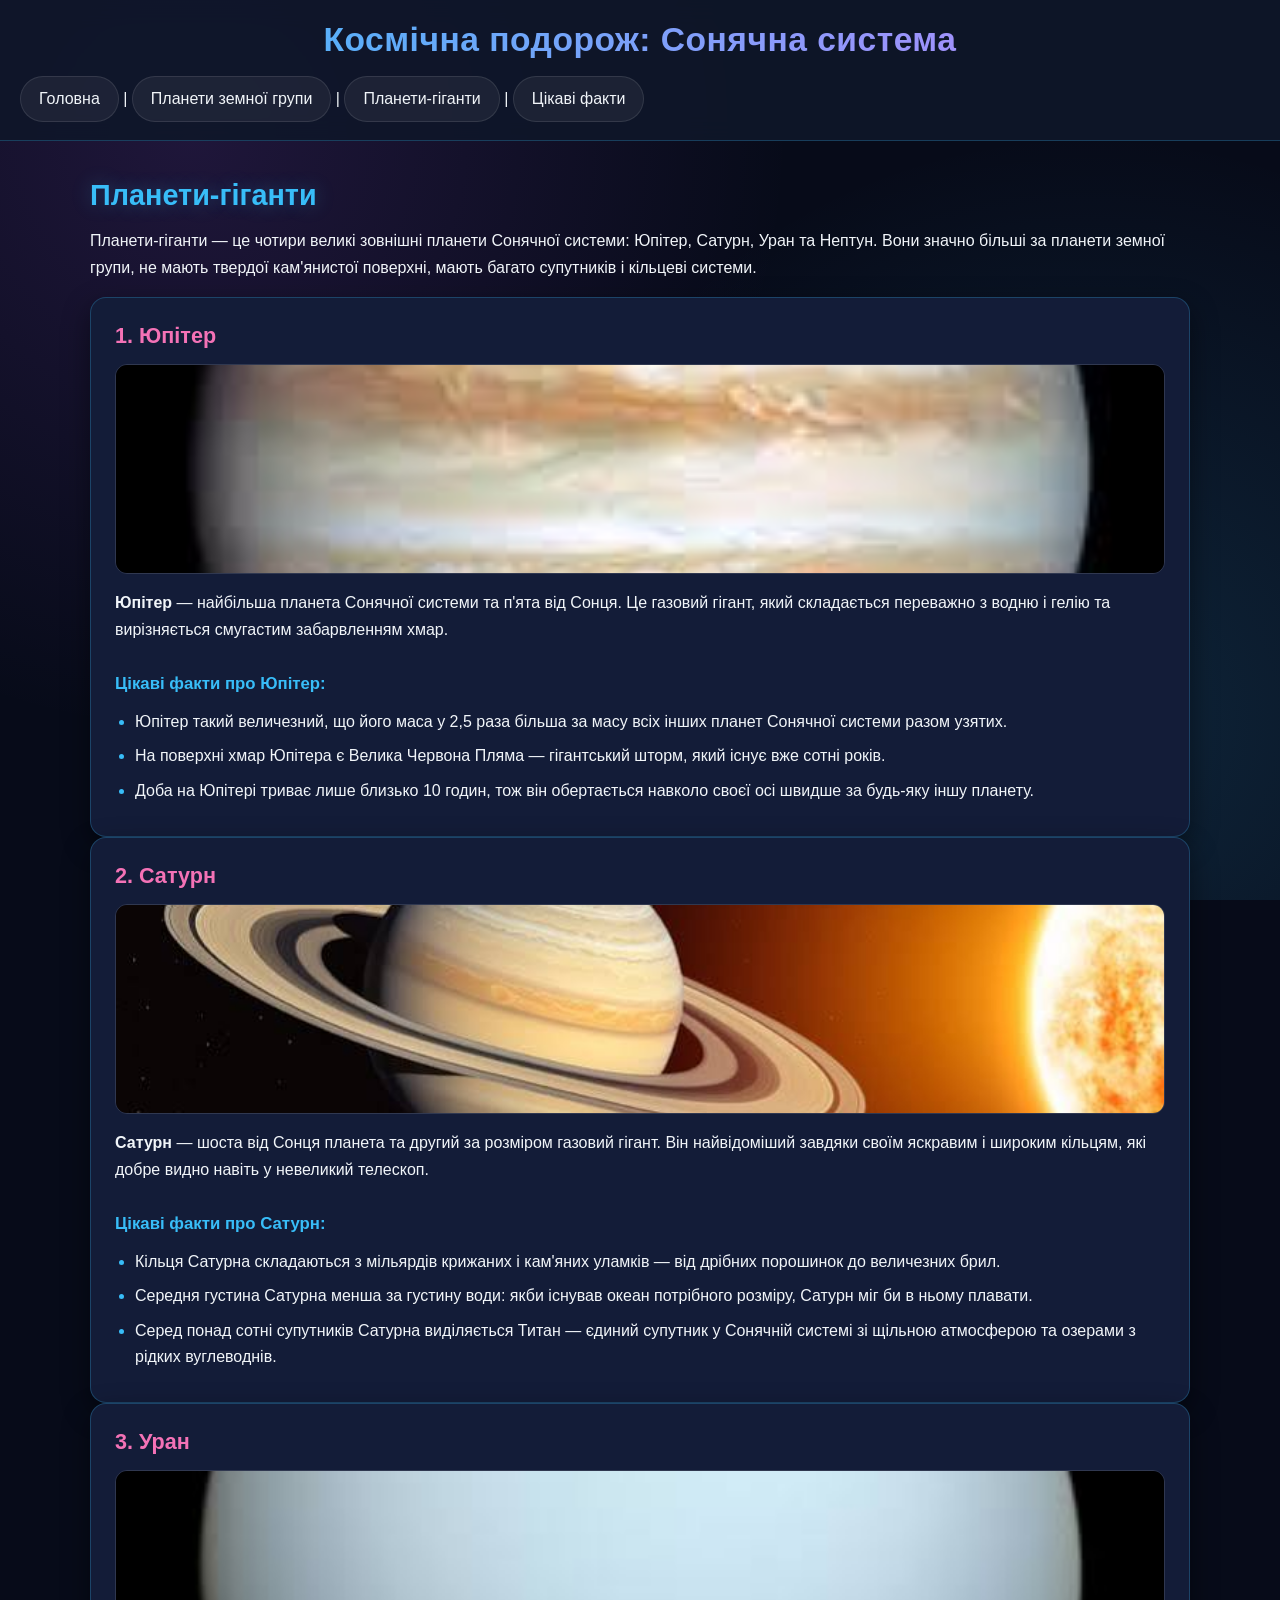
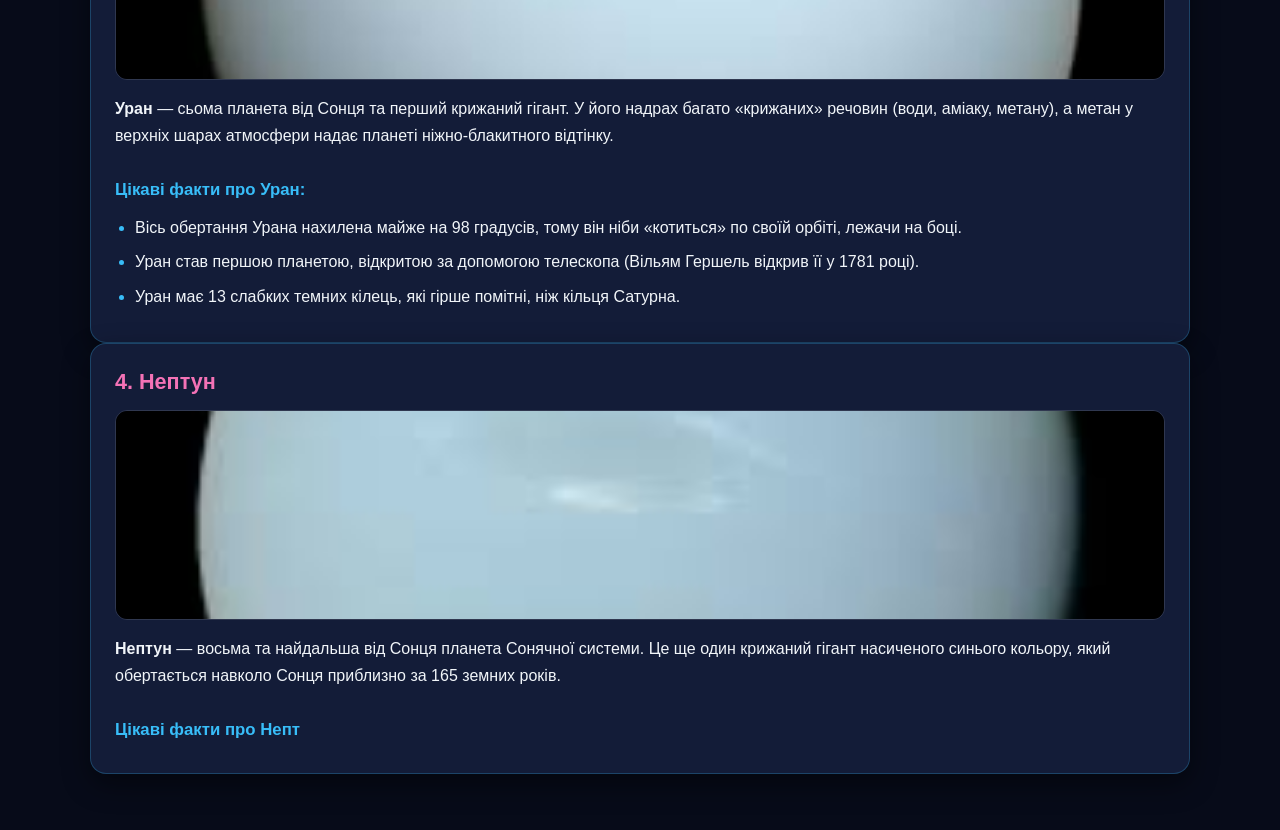
<file: giants.html>
<!DOCTYPE html>
<html lang="uk">
<head>
    <link rel="stylesheet" href="style.css">
    
    <meta charset="UTF-8">
    <title>Планети-гіганти — Космічна подорож</title>
</head>
<body>

    <!-- Шапка сайту та спільне меню навігації -->
    <header>
        <h1>Космічна подорож: Сонячна система</h1>
        <nav>
            <a href="index.html">Головна</a> | 
            <a href="terrestrial.html">Планети земної групи</a> | 
            <a href="giants.html">Планети-гіганти</a> | 
            <a href="facts.html">Цікаві факти</a>
        </nav>
        <hr>
    </header>

    <!-- Основний вміст сторінки -->
    <main>
        <h2>Планети-гіганти</h2>
        <p>Планети-гіганти — це чотири великі зовнішні планети Сонячної системи: Юпітер, Сатурн, Уран та Нептун. Вони значно більші за планети земної групи, не мають твердої кам'янистої поверхні, мають багато супутників і кільцеві системи.</p>

        <hr>

        <!-- Картка планети: Юпітер -->
        <article>
            <h3>1. Юпітер</h3>
            <img src="jupiter.jpg" alt="Зображення планети Юпітер" width="350">
            <p><strong>Юпітер</strong> — найбільша планета Сонячної системи та п'ята від Сонця. Це газовий гігант, який складається переважно з водню і гелію та вирізняється смугастим забарвленням хмар.</p>
            <h4>Цікаві факти про Юпітер:</h4>
            <ul>
                <li>Юпітер такий величезний, що його маса у 2,5 раза більша за масу всіх інших планет Сонячної системи разом узятих.</li>
                <li>На поверхні хмар Юпітера є Велика Червона Пляма — гігантський шторм, який існує вже сотні років.</li>
                <li>Доба на Юпітері триває лише близько 10 годин, тож він обертається навколо своєї осі швидше за будь-яку іншу планету.</li>
            </ul>
        </article>

        <hr>

        <!-- Картка планети: Сатурн -->
        <article>
            <h3>2. Сатурн</h3>
            <img src="saturn.jpg" alt="Зображення планети Сатурн" width="350">
            <p><strong>Сатурн</strong> — шоста від Сонця планета та другий за розміром газовий гігант. Він найвідоміший завдяки своїм яскравим і широким кільцям, які добре видно навіть у невеликий телескоп.</p>
            <h4>Цікаві факти про Сатурн:</h4>
            <ul>
                <li>Кільця Сатурна складаються з мільярдів крижаних і кам'яних уламків — від дрібних порошинок до величезних брил.</li>
                <li>Середня густина Сатурна менша за густину води: якби існував океан потрібного розміру, Сатурн міг би в ньому плавати.</li>
                <li>Серед понад сотні супутників Сатурна виділяється Титан — єдиний супутник у Сонячній системі зі щільною атмосферою та озерами з рідких вуглеводнів.</li>
            </ul>
        </article>

        <hr>

        <!-- Картка планети: Уран -->
        <article>
            <h3>3. Уран</h3>
            <img src="uranus.jpg" alt="Зображення планети Уран" width="350">
            <p><strong>Уран</strong> — сьома планета від Сонця та перший крижаний гігант. У його надрах багато «крижаних» речовин (води, аміаку, метану), а метан у верхніх шарах атмосфери надає планеті ніжно-блакитного відтінку.</p>
            <h4>Цікаві факти про Уран:</h4>
            <ul>
                <li>Вісь обертання Урана нахилена майже на 98 градусів, тому він ніби «котиться» по своїй орбіті, лежачи на боці.</li>
                <li>Уран став першою планетою, відкритою за допомогою телескопа (Вільям Гершель відкрив її у 1781 році).</li>
                <li>Уран має 13 слабких темних кілець, які гірше помітні, ніж кільця Сатурна.</li>
            </ul>
        </article>

        <hr>

        <!-- Картка планети: Нептун -->
        <article>
            <h3>4. Нептун</h3>
            <img src="neptune.jpg" alt="Зображення планети Нептун" width="350">
            <p><strong>Нептун</strong> — восьма та найдальша від Сонця планета Сонячної системи. Це ще один крижаний гігант насиченого синього кольору, який обертається навколо Сонця приблизно за 165 земних років.</p>
            <h4>Цікаві факти про Непт
</file>
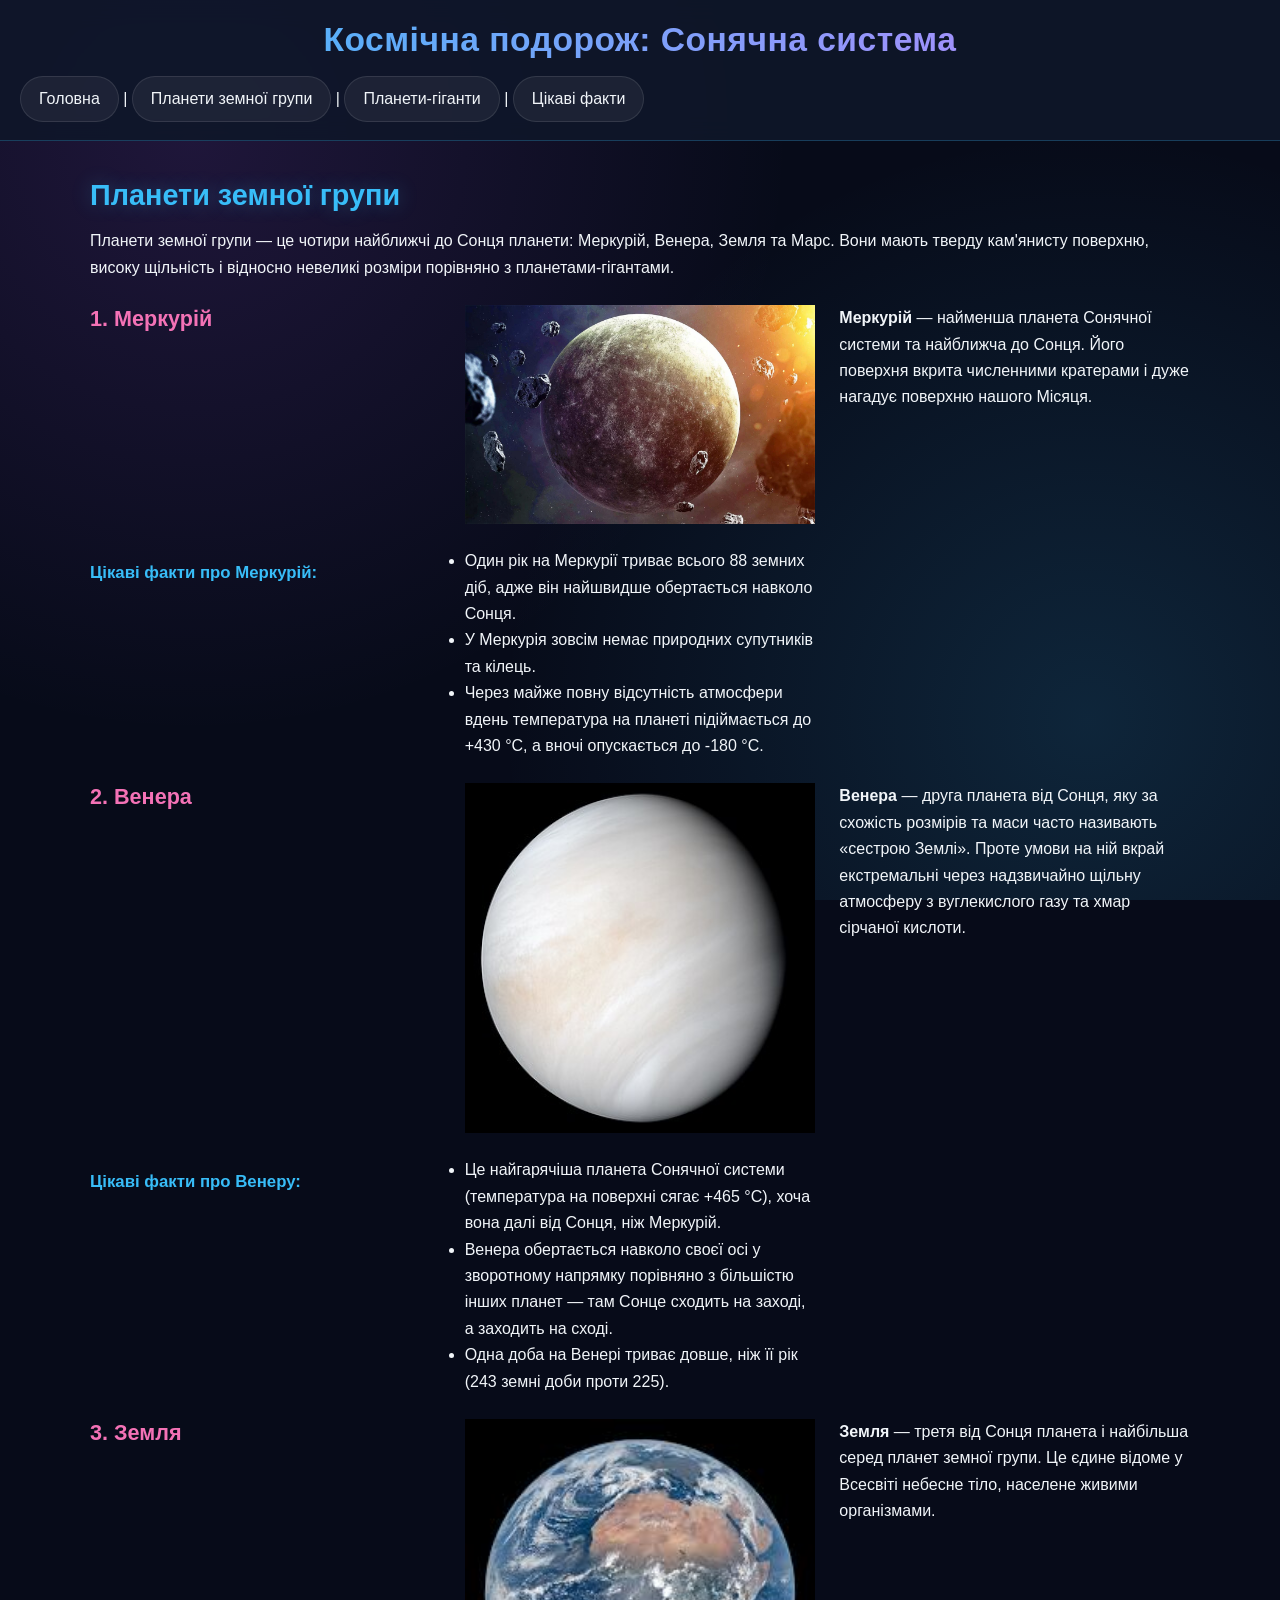
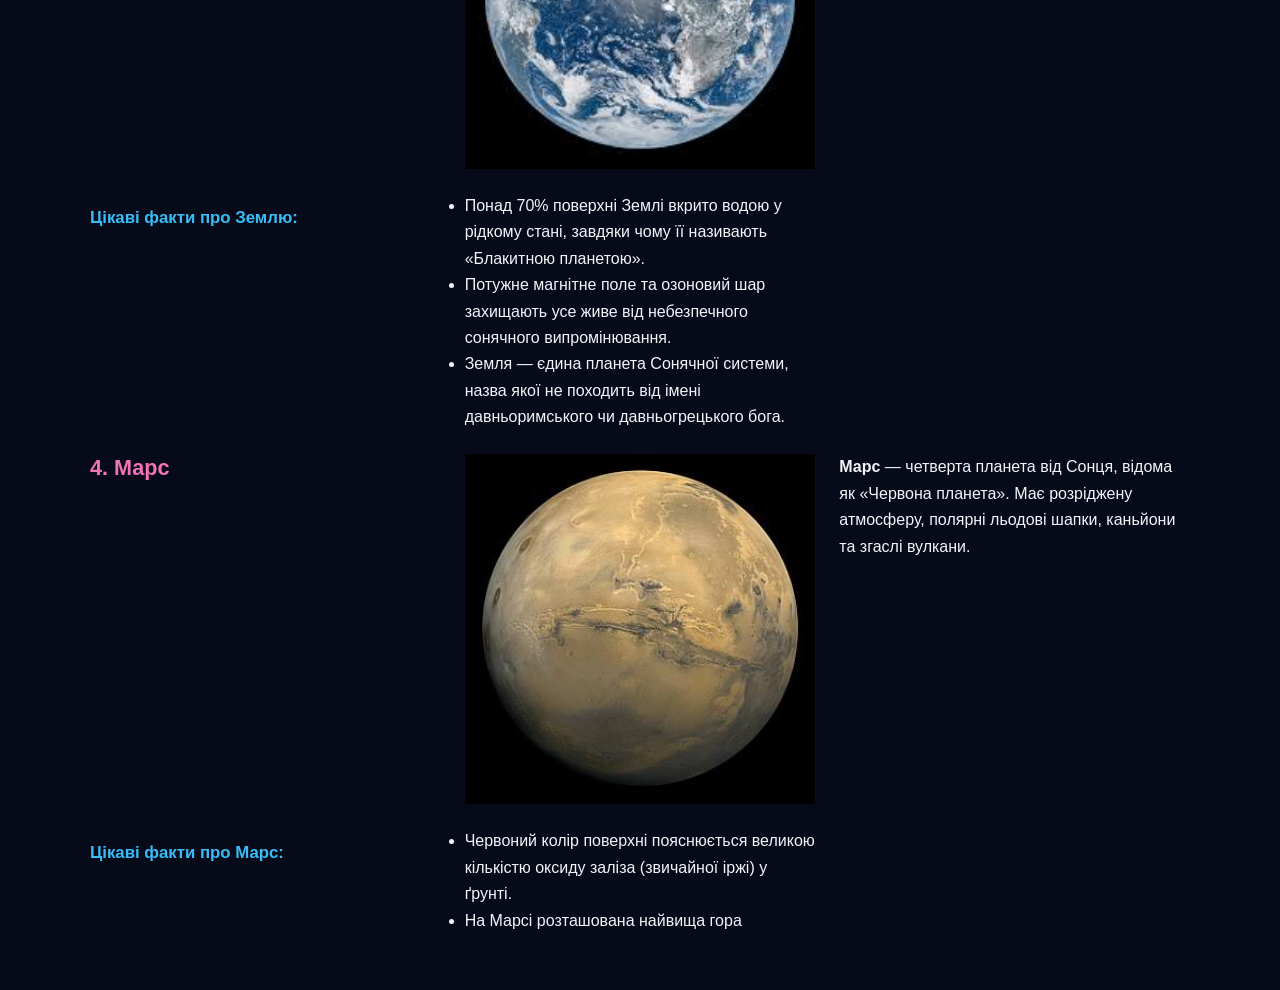
<file: terrestrial.html>
<!DOCTYPE html>
<html lang="uk">
<head>
    <link rel="stylesheet" href="style.css">
    
    <meta charset="UTF-8">
    <title>Планети земної групи — Космічна подорож</title>
</head>
<body>

    <!-- Шапка сайту та однакове меню навігації -->
    <header>
        <h1>Космічна подорож: Сонячна система</h1>
        <nav>
            <a href="index.html">Головна</a> | 
            <a href="terrestrial.html">Планети земної групи</a> | 
            <a href="giants.html">Планети-гіганти</a> | 
            <a href="facts.html">Цікаві факти</a>
        </nav>
        <hr>
    </header>

    <!-- Основний вміст сторінки -->
    <main>
        <h2>Планети земної групи</h2>
        <p>Планети земної групи — це чотири найближчі до Сонця планети: Меркурій, Венера, Земля та Марс. Вони мають тверду кам'янисту поверхню, високу щільність і відносно невеликі розміри порівняно з планетами-гігантами.</p>

        <hr>

        <!-- Меркурій -->
        <section>
            <h3>1. Меркурій</h3>
            <img src="mercury.jpg" alt="Зображення планети Меркурій" width="350">
            <p><strong>Меркурій</strong> — найменша планета Сонячної системи та найближча до Сонця. Його поверхня вкрита численними кратерами і дуже нагадує поверхню нашого Місяця.</p>
            <h4>Цікаві факти про Меркурій:</h4>
            <ul>
                <li>Один рік на Меркурії триває всього 88 земних діб, адже він найшвидше обертається навколо Сонця.</li>
                <li>У Меркурія зовсім немає природних супутників та кілець.</li>
                <li>Через майже повну відсутність атмосфери вдень температура на планеті підіймається до +430 °C, а вночі опускається до -180 °C.</li>
            </ul>
        </section>

        <hr>

        <!-- Венера -->
        <section>
            <h3>2. Венера</h3>
            <img src="venus.jpg" alt="Зображення планети Венера" width="350">
            <p><strong>Венера</strong> — друга планета від Сонця, яку за схожість розмірів та маси часто називають «сестрою Землі». Проте умови на ній вкрай екстремальні через надзвичайно щільну атмосферу з вуглекислого газу та хмар сірчаної кислоти.</p>
            <h4>Цікаві факти про Венеру:</h4>
            <ul>
                <li>Це найгарячіша планета Сонячної системи (температура на поверхні сягає +465 °C), хоча вона далі від Сонця, ніж Меркурій.</li>
                <li>Венера обертається навколо своєї осі у зворотному напрямку порівняно з більшістю інших планет — там Сонце сходить на заході, а заходить на сході.</li>
                <li>Одна доба на Венері триває довше, ніж її рік (243 земні доби проти 225).</li>
            </ul>
        </section>

        <hr>

        <!-- Земля -->
        <section>
            <h3>3. Земля</h3>
            <img src="earth.jpg" alt="Зображення планети Земля" width="350">
            <p><strong>Земля</strong> — третя від Сонця планета і найбільша серед планет земної групи. Це єдине відоме у Всесвіті небесне тіло, населене живими організмами.</p>
            <h4>Цікаві факти про Землю:</h4>
            <ul>
                <li>Понад 70% поверхні Землі вкрито водою у рідкому стані, завдяки чому її називають «Блакитною планетою».</li>
                <li>Потужне магнітне поле та озоновий шар захищають усе живе від небезпечного сонячного випромінювання.</li>
                <li>Земля — єдина планета Сонячної системи, назва якої не походить від імені давньоримського чи давньогрецького бога.</li>
            </ul>
        </section>

        <hr>

        <!-- Марс -->
        <section>
            <h3>4. Марс</h3>
            <img src="mars.jpg" alt="Зображення планети Марс" width="350">
            <p><strong>Марс</strong> — четверта планета від Сонця, відома як «Червона планета». Має розріджену атмосферу, полярні льодові шапки, каньйони та згаслі вулкани.</p>
            <h4>Цікаві факти про Марс:</h4>
            <ul>
                <li>Червоний колір поверхні пояснюється великою кількістю оксиду заліза (звичайної іржі) у ґрунті.</li>
                <li>На Марсі розташована найвища гора
</file>
<file: style.css>
/* ===== 1. БАЗОВІ ЗМІННІ ТА НАЛАШТУВАННЯ ===== */
:root {
    --bg-space: #070b19;              /* Глибокий темно-синій фон космосу */
    --bg-surface: #0f172a;            /* Фон шапки та футера */
    --bg-card: #131c38;               /* Фон карток планет і фактів */
    --bg-card-hover: #1a264d;         /* Фон картки при наведенні */
    --text-main: #f1f5f9;             /* Світлий основний текст */
    --text-muted: #94a3b8;            /* Приглушений світлий текст */
    --accent-cyan: #38bdf8;           /* Яскравий блакитний акцент */
    --accent-violet: #a855f7;         /* Космічний фіолетовий акцент */
    --accent-pink: #f472b6;           /* Акцент для підзаголовків */
    --border-color: rgba(56, 189, 248, 0.25);
    --radius-lg: 16px;                /* Округлені кути карток і блоків */
    --radius-md: 12px;                /* Округлені кути кнопок і фото */
}

* {
    box-sizing: border-box;
    margin: 0;
    padding: 0;
}

body {
    font-family: 'Segoe UI', Roboto, Helvetica, Arial, sans-serif;
    background-color: var(--bg-space);
    /* М'яке світіння космічних туманностей на фоні */
    background-image: 
        radial-gradient(circle at 15% 15%, rgba(168, 85, 247, 0.15) 0%, transparent 45%),
        radial-gradient(circle at 85% 80%, rgba(56, 189, 248, 0.15) 0%, transparent 45%);
    background-attachment: fixed;
    color: var(--text-main);
    line-height: 1.65;
    min-height: 100vh;
    display: flex;
    flex-direction: column;
}

/* ===== 2. КОНТЕЙНЕР ОСНОВНОГО ВМІСТУ ===== */
main {
    width: 100%;
    max-width: 1140px;
    margin: 0 auto;
    padding: 36px 20px 56px;
    flex: 1;
}

/* ===== 3. ЯСКРАВІ ЗАГОЛОВКИ ТА ТЕКСТ ===== */
h1, h2, h3, h4 {
    line-height: 1.3;
    margin-bottom: 14px;
}

h1 {
    font-size: 2.1rem;
    font-weight: 800;
    letter-spacing: 0.5px;
    background: linear-gradient(90deg, #38bdf8, #c084fc);
    -webkit-background-clip: text;
    -webkit-text-fill-color: transparent;
}

h2 {
    font-size: 1.8rem;
    color: var(--accent-cyan);
    text-shadow: 0 0 20px rgba(56, 189, 248, 0.3);
}

h3 {
    font-size: 1.35rem;
    color: var(--accent-pink);
}

h4 {
    font-size: 1.05rem;
    color: var(--accent-cyan);
    margin-top: 14px;
    margin-bottom: 8px;
}

p {
    margin-bottom: 16px;
    color: var(--text-main);
}

/* Прибираємо технічні <hr> з чистого HTML, бо тепер є стилізовані картки */
hr {
    display: none;
}

/* ===== 4. ШАПКА ТА МЕНЮ НАВІГАЦІЇ ===== */
header {
    background-color: rgba(15, 23, 42, 0.9);
    backdrop-filter: blur(12px);
    border-bottom: 1px solid var(--border-color);
    padding: 18px 20px;
    position: sticky;
    top: 0;
    z-index: 100;
}

header h1 {
    text-align: center;
    margin-bottom: 14px;
}

nav ul {
    list-style: none;
    display: flex;
    justify-content: center;
    flex-wrap: wrap;
    gap: 10px;
}

nav a {
    display: inline-block;
    text-decoration: none;
    color: var(--text-main);
    font-weight: 500;
    padding: 9px 18px;
    border-radius: 999px;
    background-color: rgba(255, 255, 255, 0.06);
    border: 1px solid rgba(255, 255, 255, 0.1);
    transition: background-color 0.3s ease, color 0.3s ease, box-shadow 0.3s ease, transform 0.2s ease;
}

nav a:hover,
nav a:focus {
    background-color: var(--accent-cyan);
    color: #070b19;
    font-weight: 600;
    border-color: var(--accent-cyan);
    box-shadow: 0 0 16px rgba(56, 189, 248, 0.55);
    transform: translateY(-2px);
}

/* ===== 5. ЗОБРАЖЕННЯ НА СТОРІНКАХ ===== */
main > img {
    display: block;
    width: 100%;
    max-height: 400px;
    object-fit: cover;
    border-radius: var(--radius-lg);
    border: 1px solid var(--border-color);
    margin: 20px 0 32px;
    box-shadow: 0 12px 32px rgba(0, 0, 0, 0.5);
}

/* ===== 6. СІТКА ТА КАРТКИ ПЛАНЕТ / ФАКТІВ ===== */
section {
    display: grid;
    grid-template-columns: repeat(auto-fit, minmax(280px, 1fr));
    gap: 24px;
    margin-top: 24px;
}

article {
    background-color: var(--bg-card);
    border: 1px solid var(--border-color);
    border-radius: var(--radius-lg);
    padding: 24px;
    box-shadow: 0 10px 28px rgba(0, 0, 0, 0.45);
    display: flex;
    flex-direction: column;
    transition: transform 0.3s ease, background-color 0.3s ease, border-color 0.3s ease, box-shadow 0.3s ease;
}

article:hover {
    transform: translateY(-6px);
    background-color: var(--bg-card-hover);
    border-color: var(--accent-cyan);
    box-shadow: 0 14px 36px rgba(56, 189, 248, 0.22);
}

article img {
    width: 100%;
    height: 210px;
    object-fit: cover;
    border-radius: var(--radius-md);
    margin-bottom: 16px;
    border: 1px solid rgba(255, 255, 255, 0.12);
}

/* Списки всередині карток */
article ul {
    padding-left: 20px;
    margin-top: 6px;
}

article li {
    margin-bottom: 8px;
    color: var(--text-main);
}

article li::marker {
    color: var(--accent-cyan);
}

/* ===== 7. КНОПКИ ТА ІНТЕРАКТИВНІ ЕЛЕМЕНТИ ===== */
button,
input[type="submit"],
.btn {
    display: inline-block;
    background: linear-gradient(135deg, var(--accent-cyan), var(--accent-violet));
    color: #ffffff;
    font-family: inherit;
    font-size: 1rem;
    font-weight: 600;
    text-decoration: none;
    text-align: center;
    padding: 12px 24px;
    border: none;
    border-radius: var(--radius-md);
    cursor: pointer;
    box-shadow: 0 4px 15px rgba(56, 189, 248, 0.35);
    transition: background 0.3s ease, color 0.3s ease, transform 0.25s ease, box-shadow 0.3s ease;
}

button:hover,
input[type="submit"]:hover,
.btn:hover {
    background: linear-gradient(135deg, #7dd3fc, #e879f9);
    color: #070b19;
    transform: translateY(-2px);
    box-shadow: 0 6px 24px rgba(168, 85, 247, 0.6);
}

/* ===== 8. ФОРМИ (ЯКЩО Є СТОРІНКА КОНТАКТІВ) ===== */
form {
    background-color: var(--bg-card);
    padding: 24px;
    border-radius: var(--radius-lg);
    border: 1px solid var(--border-color);
    max-width: 600px;
    margin-top: 20px;
}

label {
    display: block;
    margin-bottom: 6px;
    color: var(--accent-cyan);
    font-weight: 500;
}

input[type="text"],
input[type="email"],
textarea,
select {
    width: 100%;
    padding: 12px 14px;
    margin-bottom: 16px;
    background-color: var(--bg-space);
    border: 1px solid var(--border-color);
    border-radius: var(--radius-md);
    color: var(--text-main);
    font-family: inherit;
    font-size: 1rem;
}

input:focus,
textarea:focus,
select:focus {
    outline: none;
    border-color: var(--accent-cyan);
    box-shadow: 0 0 12px rgba(56, 189, 248, 0.35);
}

/* ===== 9. ПІДВАЛ САЙТУ (FOOTER) ===== */
footer {
    background-color: var(--bg-surface);
    border-top: 1px solid var(--border-color);
    text-align: center;
    padding: 24px 20px;
    margin-top: auto;
}

footer p {
    color: var(--text-muted);
    font-size: 0.95rem;
    margin: 0;
}

/* ===== 10. АДАПТАЦІЯ ДЛЯ СМАРТФОНІВ ===== */
@media (max-width: 640px) {
    header {
        position: static; /* На смартфонах фіксована шапка не забирає корисну висоту екрана */
        padding: 16px 14px;
    }

    h1 {
        font-size: 1.65rem;
    }

    h2 {
        font-size: 1.4rem;
    }

    nav ul {
        flex-direction: column;
        align-items: stretch;
        gap: 8px;
    }

    nav a {
        text-align: center;
        padding: 10px 14px;
    }

    main {
        padding: 24px 14px 40px;
    }

    main > img {
        max-height: 240px;
    }

    section {
        grid-template-columns: 1fr; /* Одна картка на всю ширину смартфона */
        gap: 18px;
    }

    article {
        padding: 18px;
    }

    article img {
        height: 190px;
    }

    button,
    input[type="submit"],
    .btn {
        width: 100%; /* Зручні кнопки на всю ширину екрана телефону */
    }
}
</file>
